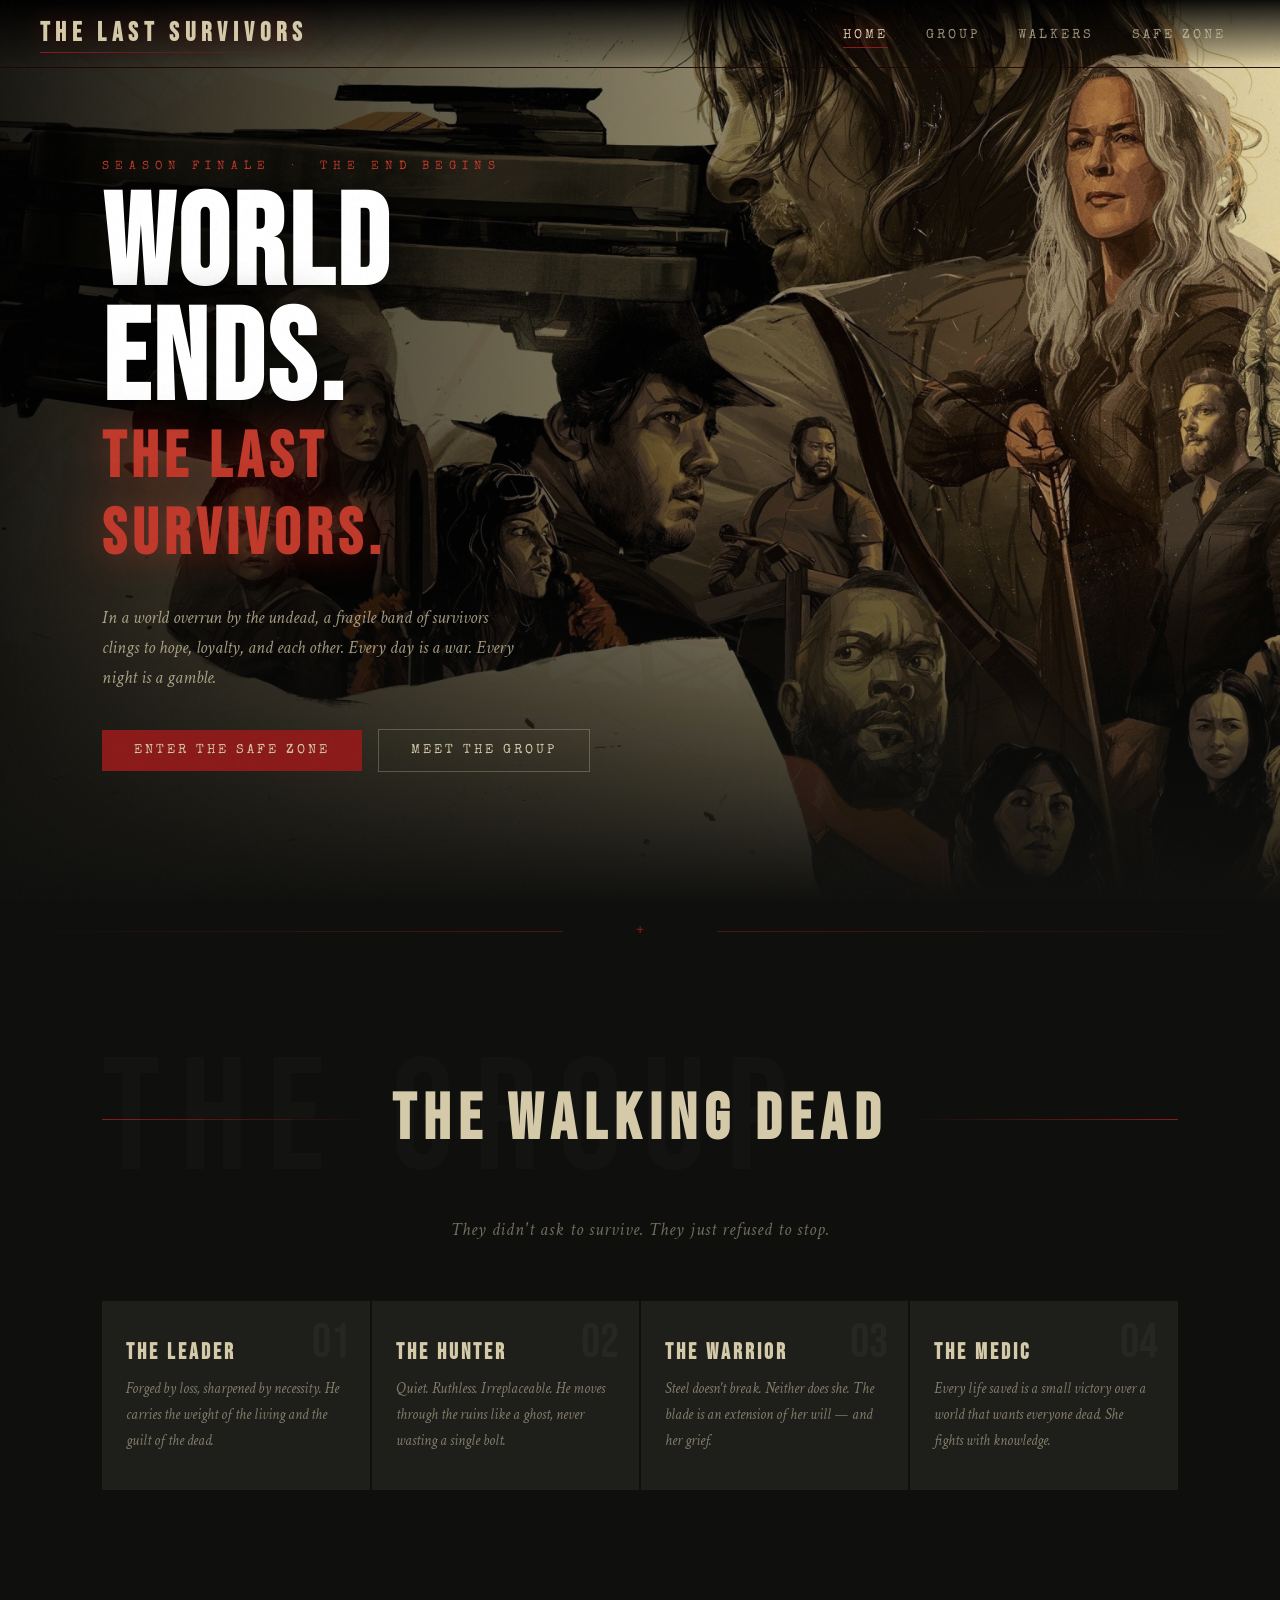
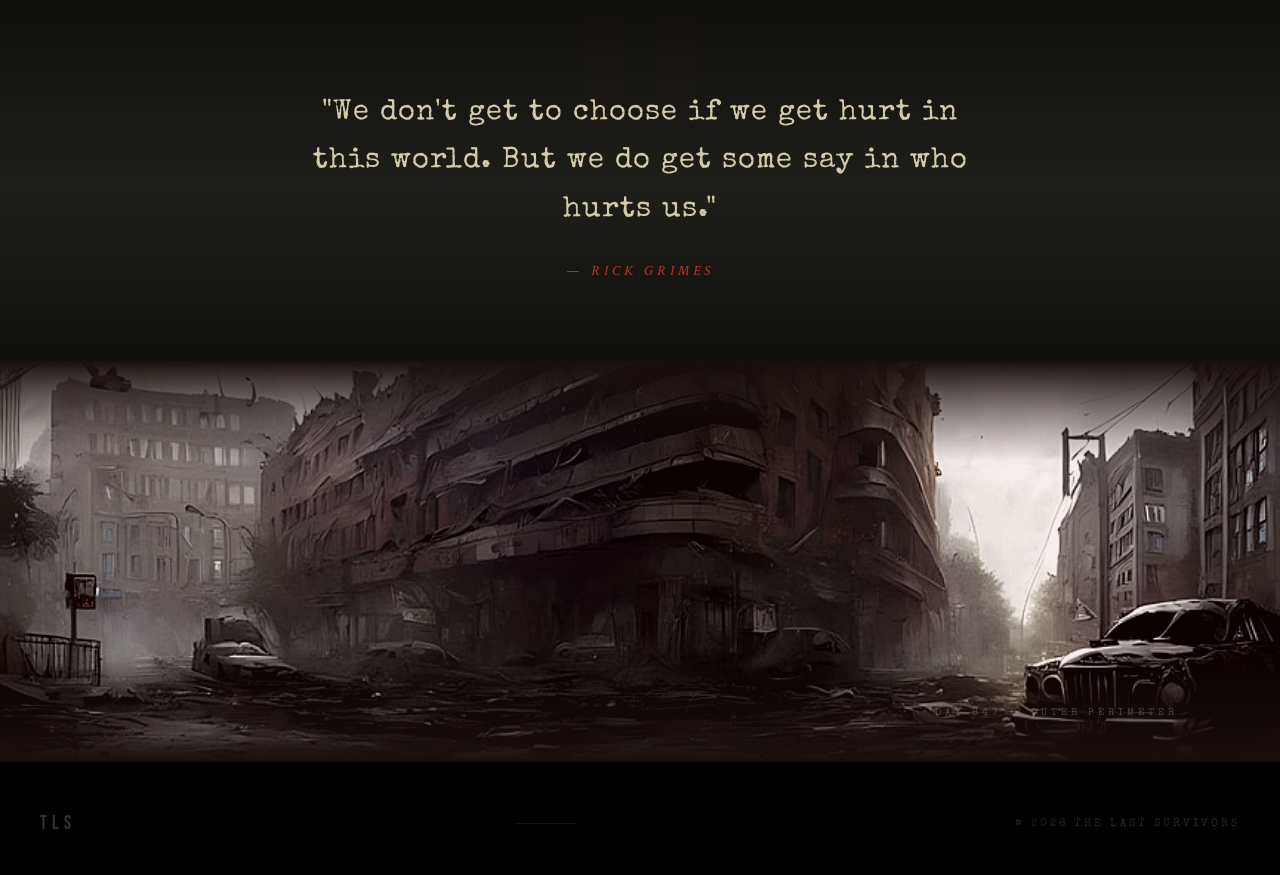
<file: index.html>
<!DOCTYPE html>
<html lang="en">
<head>
<meta charset="UTF-8">
<meta name="viewport" content="width=device-width, initial-scale=1.0">
<title>The Last Survivors — Home</title>
<link rel="stylesheet" href="style.css">
</head>

<body>

<nav>
  <h2 class="logo">THE LAST SURVIVORS</h2>
  <ul>
    <li><a href="index.html" class="active">Home</a></li>
    <li><a href="group.html">Group</a></li>
    <li><a href="walkers.html">Walkers</a></li>
    <li><a href="safezone.html">Safe Zone</a></li>
  </ul>
</nav>

<header class="hero hero-home">
  <article class="overlay">
    <p class="hero-eyebrow">Season Finale &nbsp;·&nbsp; The End Begins</p>
    <h1>WORLD ENDS.</h1>
    <h2>THE LAST SURVIVORS.</h2>
    <p class="hero-desc">In a world overrun by the undead, a fragile band of survivors clings to hope, loyalty, and each other. Every day is a war. Every night is a gamble.</p>
    <section class="btn-group">
      <button onclick="window.location='safezone.html'">Enter the Safe Zone</button>
      <a href="group.html" class="btn-secondary">Meet the Group</a>
    </section>
  </article>
  <aside class="scroll-hint">
    <span class="scroll-line"></span>
    <span>Scroll</span>
  </aside>
</header>

<span class="blood-divider"><span>+</span></span>

<section class="group">
  <header class="section-header">
    <span class="section-line"></span>
    <h1>The Walking Dead</h1>
    <span class="section-line right"></span>
  </header>
  <p class="group-subtitle">They didn't ask to survive. They just refused to stop.</p>

  <section class="cards">
    <article class="card">
      <span class="card-number">01</span>
      <h3>The Leader</h3>
      <p>Forged by loss, sharpened by necessity. He carries the weight of the living and the guilt of the dead.</p>
    </article>
    <article class="card">
      <span class="card-number">02</span>
      <h3>The Hunter</h3>
      <p>Quiet. Ruthless. Irreplaceable. He moves through the ruins like a ghost, never wasting a single bolt.</p>
    </article>
    <article class="card">
      <span class="card-number">03</span>
      <h3>The Warrior</h3>
      <p>Steel doesn't break. Neither does she. The blade is an extension of her will — and her grief.</p>
    </article>
    <article class="card">
      <span class="card-number">04</span>
      <h3>The Medic</h3>
      <p>Every life saved is a small victory over a world that wants everyone dead. She fights with knowledge.</p>
    </article>
  </section>
</section>

<section class="quote-section">
  <blockquote>"We don't get to choose if we get hurt in this world. But we do get some say in who hurts us."</blockquote>
  <cite>— Rick Grimes</cite>
</section>

<!-- 
  BILDE 2 — Atmosfærisk bilde mellom seksjonene
  Legg bildefilen din i samme mappe og bytt ut "images/scene-home.jpg"
  Anbefalt: Et bredt bilde av en postapokalyptisk gate, skog eller ruiner
-->
<section class="scene-img-wrap">
  <img src="images/scene-home.jpg" alt="Post-apocalyptic landscape">
  <aside class="scene-img-caption">
    <span>Day 847 — Outer Perimeter</span>
  </aside>
</section>

<footer>
  <span class="footer-logo">TLS</span>
  <span class="footer-rule"></span>
  <p>© 2026 The Last Survivors</p>
</footer>

</body>
</html>
</file>
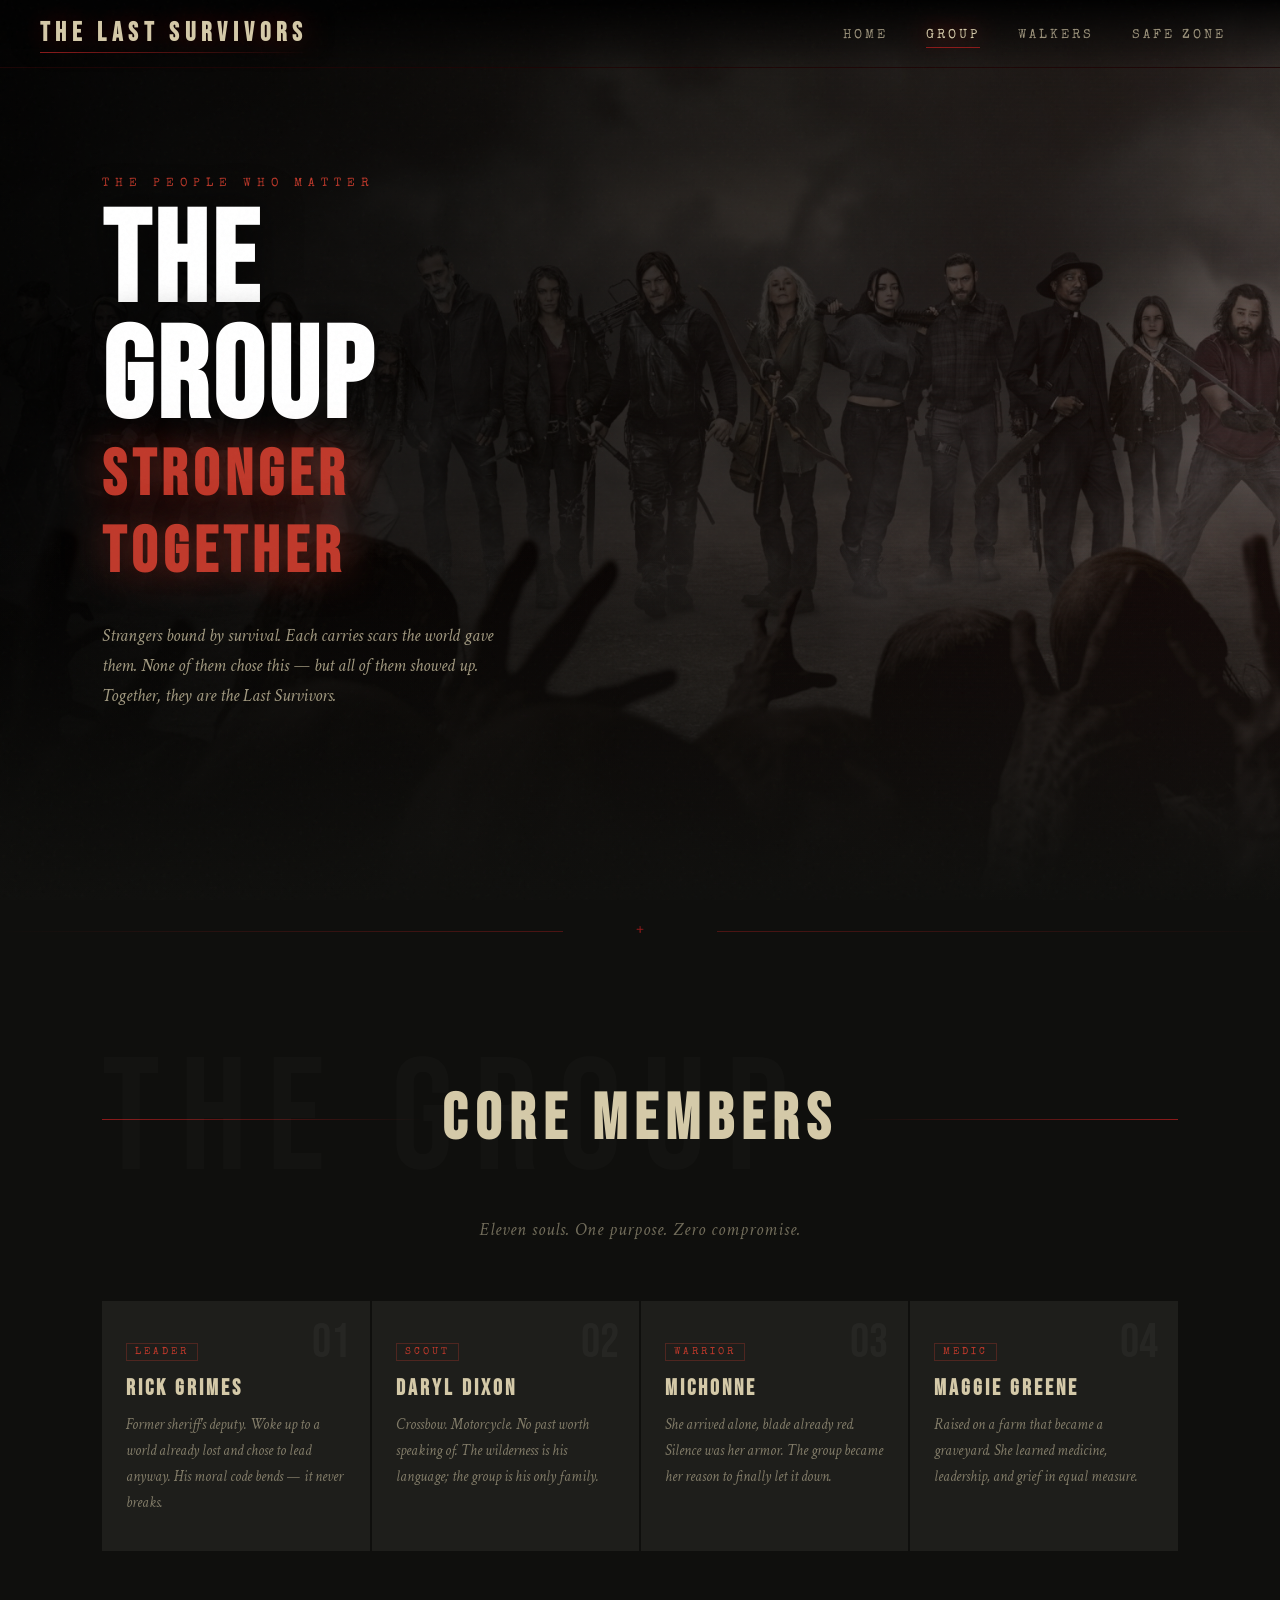
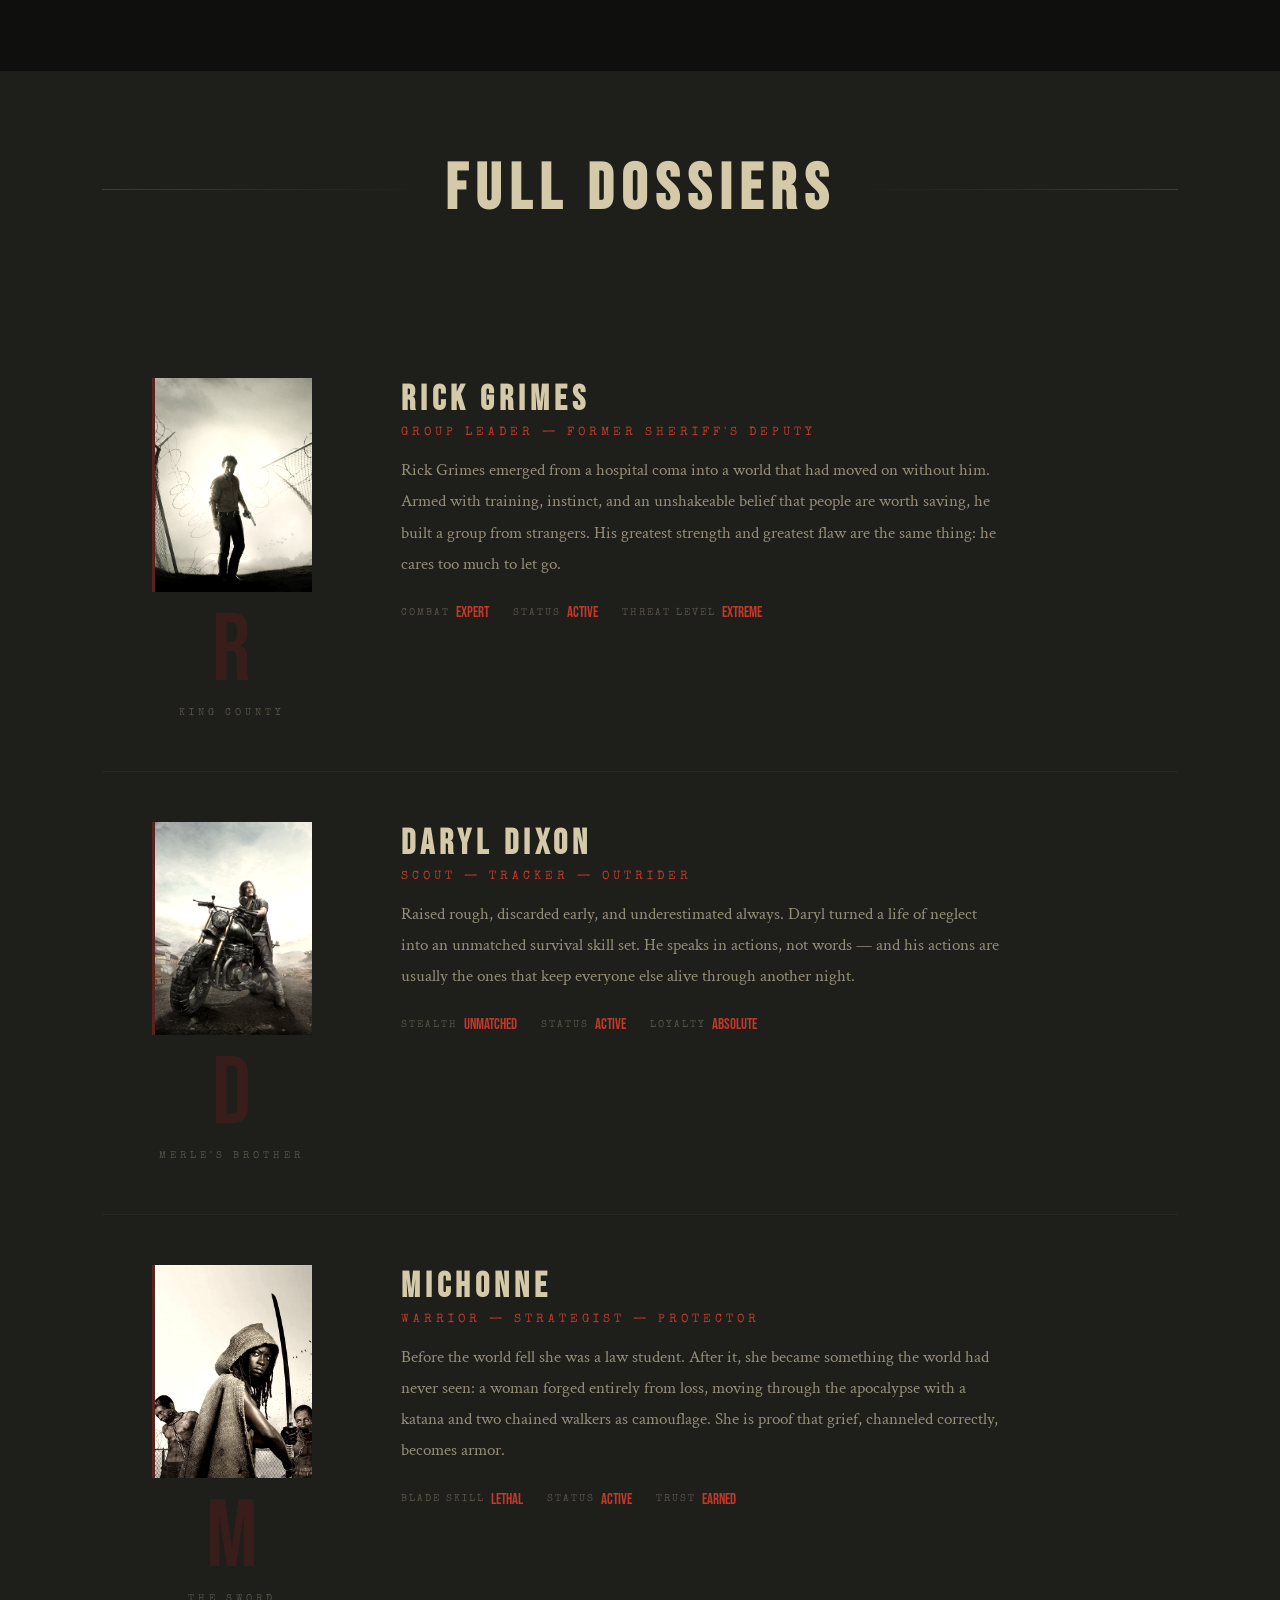
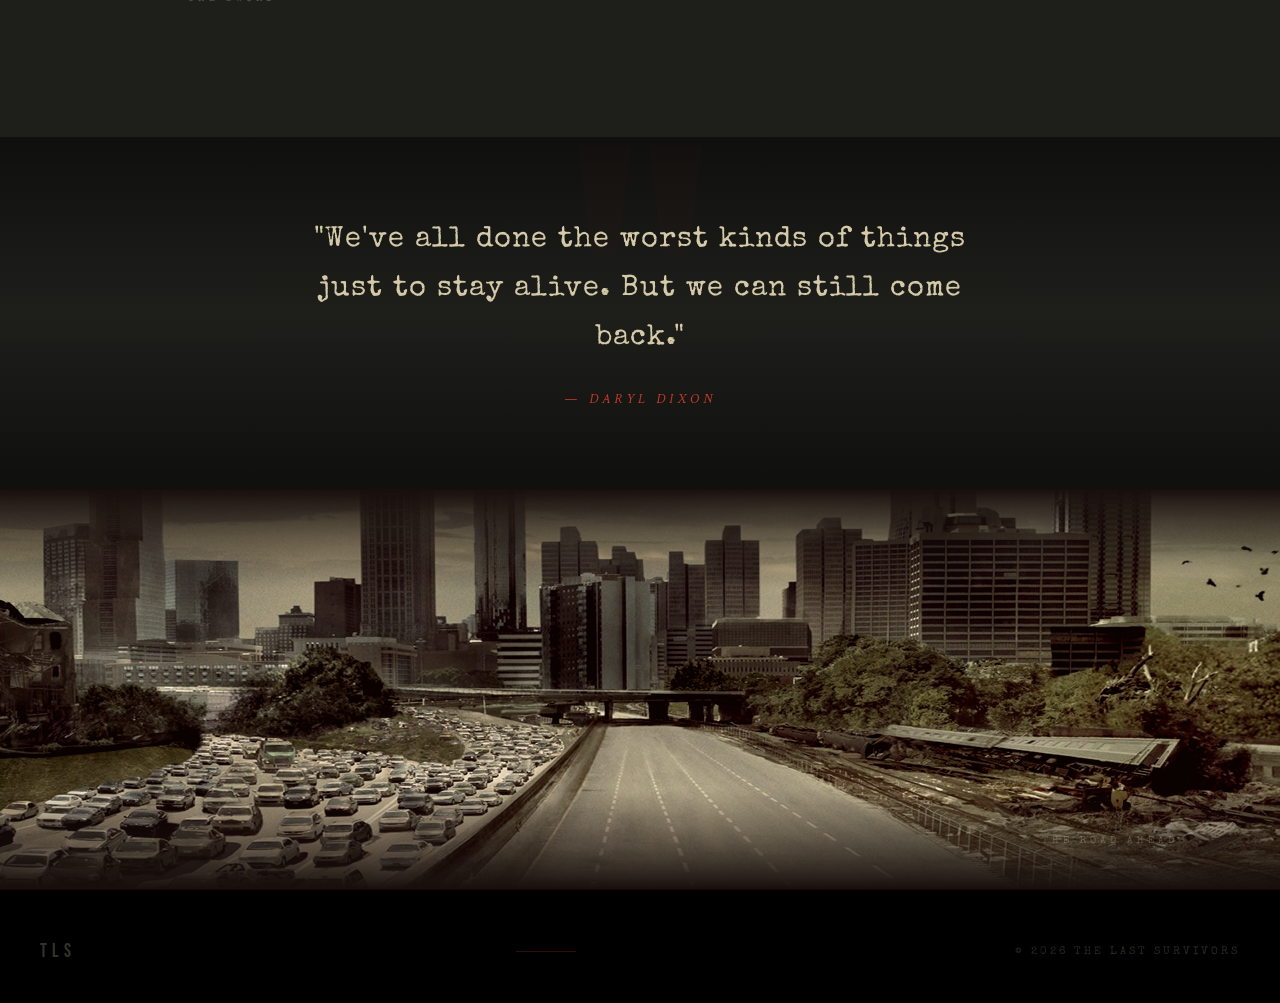
<file: group.html>
<!DOCTYPE html>
<html lang="en">
<head>
<meta charset="UTF-8">
<meta name="viewport" content="width=device-width, initial-scale=1.0">
<title>The Last Survivors — Group</title>
<link rel="stylesheet" href="style.css">
</head>

<body>

<nav>
  <h2 class="logo">THE LAST SURVIVORS</h2>
  <ul>
    <li><a href="index.html">Home</a></li>
    <li><a href="group.html" class="active">Group</a></li>
    <li><a href="walkers.html">Walkers</a></li>
    <li><a href="safezone.html">Safe Zone</a></li>
  </ul>
</nav>

<header class="hero hero-group hero-inner">
  <!-- 
    BILDE 1 — Gruppe-side hero bakgrunn
    Legg bildefilen i samme mappe og bytt ut src.
    Anbefalt: Gruppebilde av overlevende, f.eks. fra TWD sesong 11
  -->
  <img class="hero-img" src="images/hero-group.jpg" alt="The group">
  <article class="overlay">
    <p class="hero-eyebrow">The People Who Matter</p>
    <h1>THE<br>GROUP</h1>
    <h2>STRONGER TOGETHER</h2>
    <p class="hero-desc">Strangers bound by survival. Each carries scars the world gave them. None of them chose this — but all of them showed up. <br>Together, they are the Last Survivors.</p>
  </article>
  <aside class="scroll-hint">
    <span class="scroll-line"></span>
    <span>Scroll</span>
  </aside>
</header>

<span class="blood-divider"><span>+</span></span>

<section class="group">
  <header class="section-header">
    <span class="section-line"></span>
    <h1>Core Members</h1>
    <span class="section-line right"></span>
  </header>
  <p class="group-subtitle">Eleven souls. One purpose. Zero compromise.</p>

  <section class="cards">
    <article class="card">
      <span class="card-number">01</span>
      <span class="card-tag">Leader</span>
      <h3>Rick Grimes</h3>
      <p>Former sheriff's deputy. Woke up to a world already lost and chose to lead anyway. His moral code bends — it never breaks.</p>
    </article>
    <article class="card">
      <span class="card-number">02</span>
      <span class="card-tag">Scout</span>
      <h3>Daryl Dixon</h3>
      <p>Crossbow. Motorcycle. No past worth speaking of. The wilderness is his language; the group is his only family.</p>
    </article>
    <article class="card">
      <span class="card-number">03</span>
      <span class="card-tag">Warrior</span>
      <h3>Michonne</h3>
      <p>She arrived alone, blade already red. Silence was her armor. The group became her reason to finally let it down.</p>
    </article>
    <article class="card">
      <span class="card-number">04</span>
      <span class="card-tag">Medic</span>
      <h3>Maggie Greene</h3>
      <p>Raised on a farm that became a graveyard. She learned medicine, leadership, and grief in equal measure.</p>
    </article>
  </section>
</section>

<section class="profiles">
  <header class="section-header" style="padding: 0 0 40px;">
    <span class="section-line"></span>
    <h2>Full Dossiers</h2>
    <span class="section-line right"></span>
  </header>

  <article class="profile">
    <section class="profile-id">
      <!-- 
        BILDE 2 — Rick Grimes portrett
        Bytt ut src med ditt bilde. Anbefalt: nærbilde av Rick.
      -->
      <img class="profile-portrait" src="images/rick.jpg" alt="Rick Grimes">
      <span class="profile-initial">R</span>
      <span class="profile-codename">King County</span>
    </section>
    <section class="profile-body">
      <h3>Rick Grimes</h3>
      <span class="profile-role">Group Leader — Former Sheriff's Deputy</span>
      <p>Rick Grimes emerged from a hospital coma into a world that had moved on without him. Armed with training, instinct, and an unshakeable belief that people are worth saving, he built a group from strangers. His greatest strength and greatest flaw are the same thing: he cares too much to let go.</p>
      <section>
        <span class="profile-stat">
          <span class="profile-stat-label">Combat</span>
          <span class="profile-stat-val">Expert</span>
        </span>
        <span class="profile-stat">
          <span class="profile-stat-label">Status</span>
          <span class="profile-stat-val">Active</span>
        </span>
        <span class="profile-stat">
          <span class="profile-stat-label">Threat Level</span>
          <span class="profile-stat-val">Extreme</span>
        </span>
      </section>
    </section>
  </article>

  <article class="profile">
    <section class="profile-id">
      <!-- 
        BILDE 3 — Daryl Dixon portrett
        Bytt ut src. Anbefalt: Daryl med crossbow eller motorsykkel.
      -->
      <img class="profile-portrait" src="images/daryl.jpg" alt="Daryl Dixon">
      <span class="profile-initial">D</span>
      <span class="profile-codename">Merle's Brother</span>
    </section>
    <section class="profile-body">
      <h3>Daryl Dixon</h3>
      <span class="profile-role">Scout — Tracker — Outrider</span>
      <p>Raised rough, discarded early, and underestimated always. Daryl turned a life of neglect into an unmatched survival skill set. He speaks in actions, not words — and his actions are usually the ones that keep everyone else alive through another night.</p>
      <section>
        <span class="profile-stat">
          <span class="profile-stat-label">Stealth</span>
          <span class="profile-stat-val">Unmatched</span>
        </span>
        <span class="profile-stat">
          <span class="profile-stat-label">Status</span>
          <span class="profile-stat-val">Active</span>
        </span>
        <span class="profile-stat">
          <span class="profile-stat-label">Loyalty</span>
          <span class="profile-stat-val">Absolute</span>
        </span>
      </section>
    </section>
  </article>

  <article class="profile">
    <section class="profile-id">
      <!-- 
        BILDE 4 — Michonne portrett
        Bytt ut src. Anbefalt: Michonne med katana.
      -->
      <img class="profile-portrait" src="images/michonne.jpg" alt="Michonne">
      <span class="profile-initial">M</span>
      <span class="profile-codename">The Sword</span>
    </section>
    <section class="profile-body">
      <h3>Michonne</h3>
      <span class="profile-role">Warrior — Strategist — Protector</span>
      <p>Before the world fell she was a law student. After it, she became something the world had never seen: a woman forged entirely from loss, moving through the apocalypse with a katana and two chained walkers as camouflage. She is proof that grief, channeled correctly, becomes armor.</p>
      <section>
        <span class="profile-stat">
          <span class="profile-stat-label">Blade Skill</span>
          <span class="profile-stat-val">Lethal</span>
        </span>
        <span class="profile-stat">
          <span class="profile-stat-label">Status</span>
          <span class="profile-stat-val">Active</span>
        </span>
        <span class="profile-stat">
          <span class="profile-stat-label">Trust</span>
          <span class="profile-stat-val">Earned</span>
        </span>
      </section>
    </section>
  </article>
</section>

<section class="quote-section">
  <blockquote>"We've all done the worst kinds of things just to stay alive. But we can still come back."</blockquote>
  <cite>— Daryl Dixon</cite>
</section>

<!-- 
  BILDE 5 — Atmosfærisk scenebilde (Group-siden)
  Bytt ut src. Anbefalt: Gruppen på vei gjennom ruiner eller en ødemark.
-->
<section class="scene-img-wrap">
  <img src="images/scene-group.jpg" alt="Survivors on the road">
  <aside class="scene-img-caption">
    <span>The Road Ahead</span>
  </aside>
</section>

<footer>
  <span class="footer-logo">TLS</span>
  <span class="footer-rule"></span>
  <p>© 2026 The Last Survivors</p>
</footer>

</body>
</html>
</file>
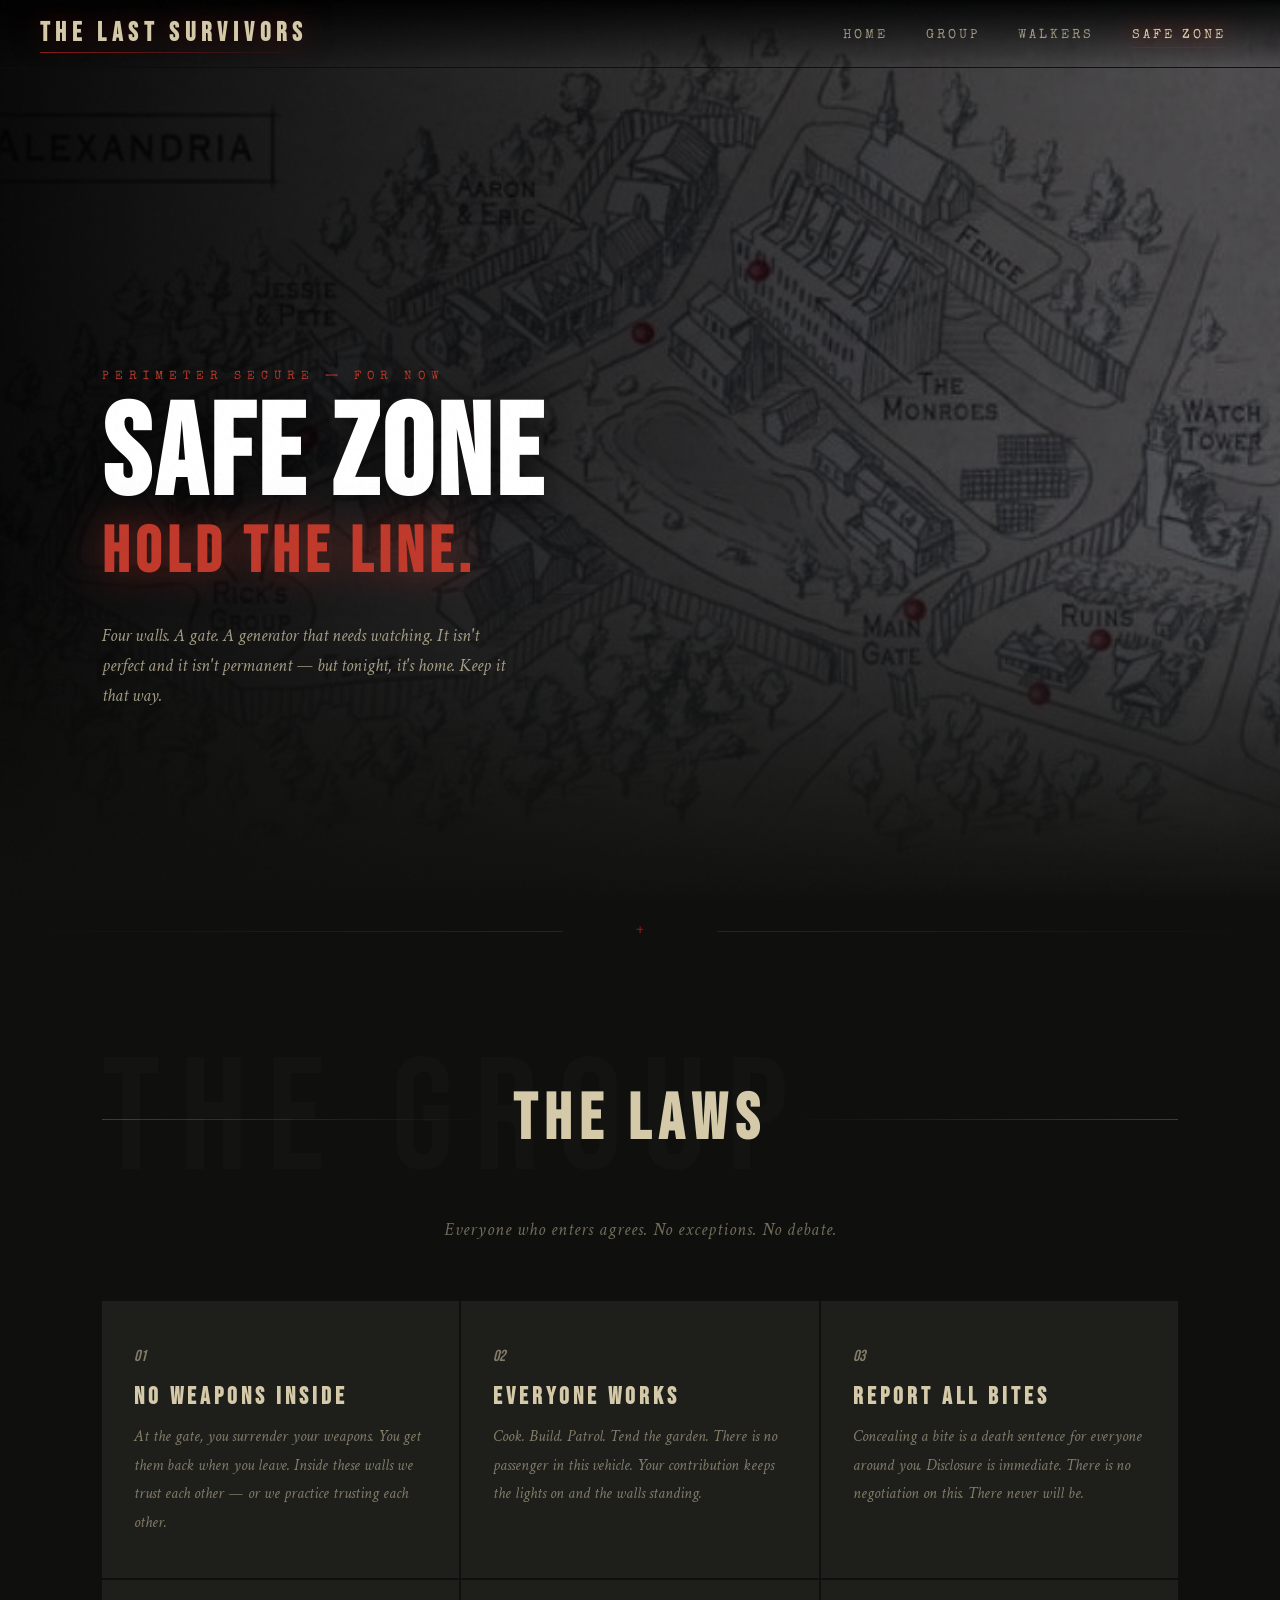
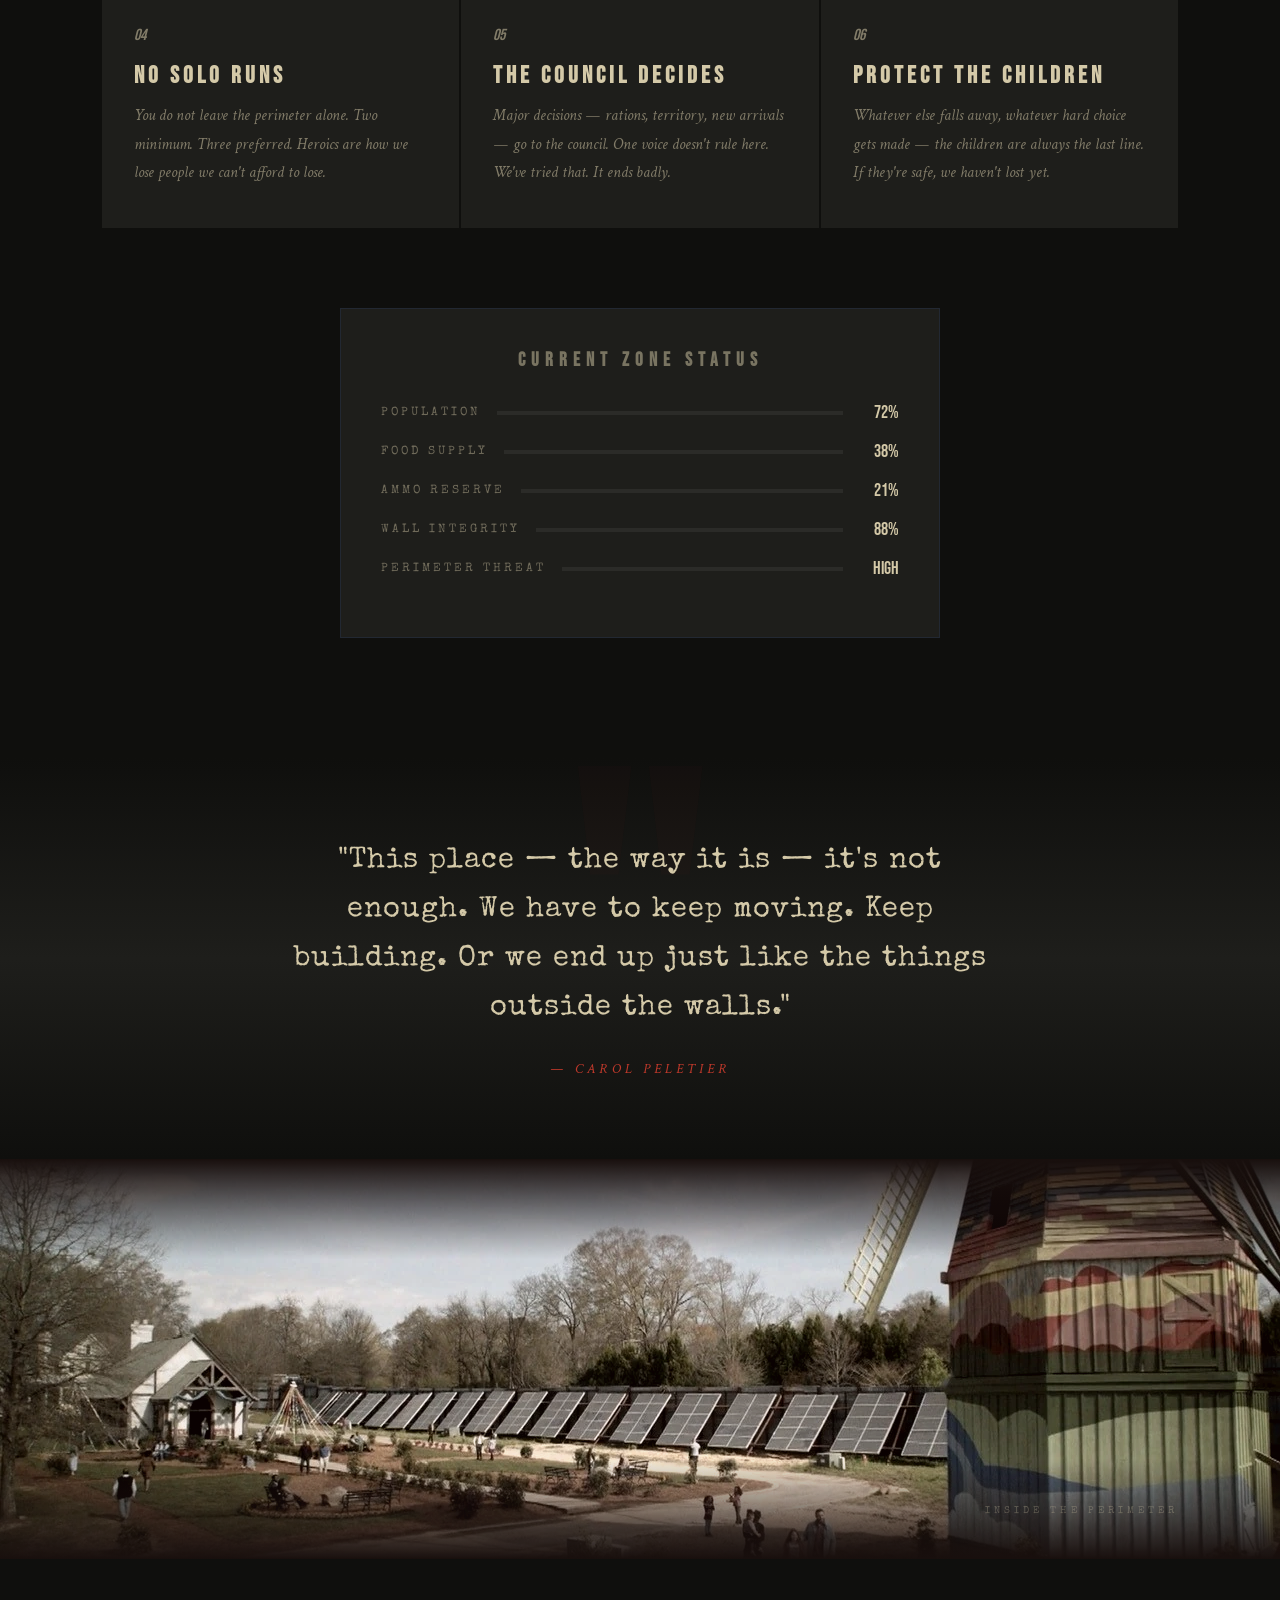
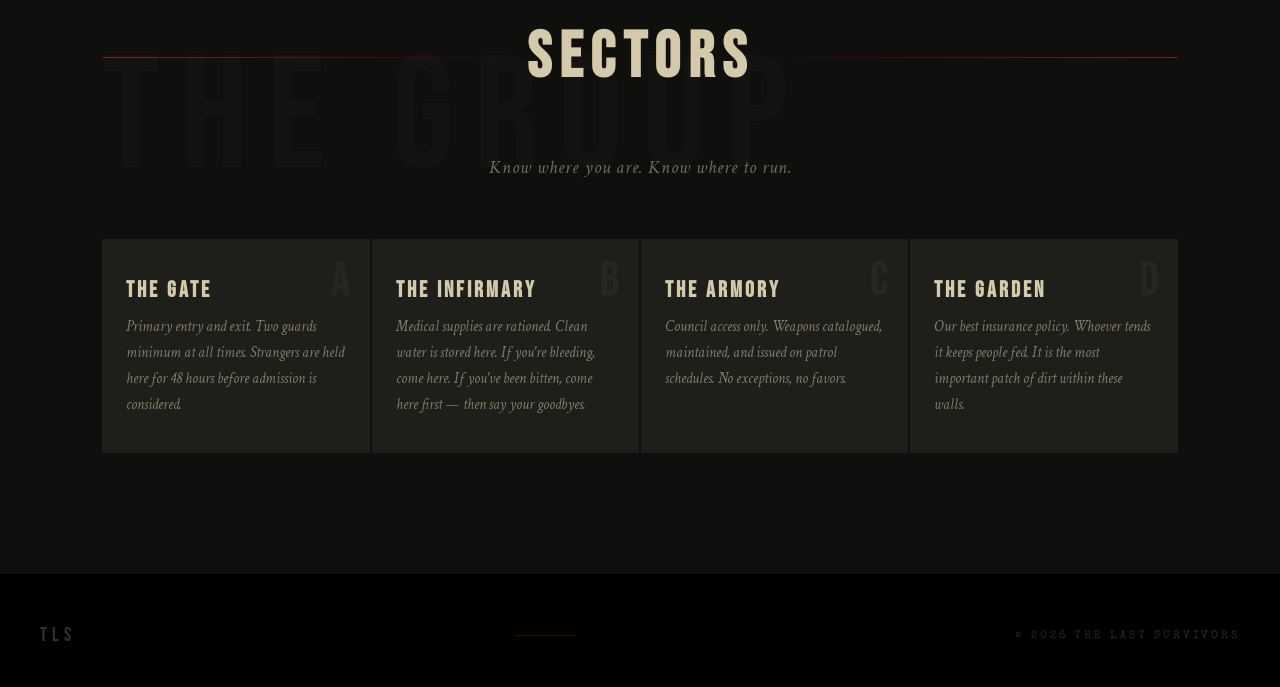
<file: safezone.html>
<!DOCTYPE html>
<html lang="en">
<head>
<meta charset="UTF-8">
<meta name="viewport" content="width=device-width, initial-scale=1.0">
<title>The Last Survivors — Safe Zone</title>
<link rel="stylesheet" href="style.css">
</head>

<body>

<nav>
  <h2 class="logo">THE LAST SURVIVORS</h2>
  <ul>
    <li><a href="index.html">Home</a></li>
    <li><a href="group.html">Group</a></li>
    <li><a href="walkers.html">Walkers</a></li>
    <li><a href="safezone.html" class="active">Safe Zone</a></li>
  </ul>
</nav>

<header class="hero hero-safezone hero-inner">
  <!-- 
    BILDE 1 — Safe Zone hero bakgrunn
    Bytt ut src. Anbefalt: Bilde av en festning, mur, eller trygt område innenfra.
  -->
  <img class="hero-img" src="images/hero-safezone.jpg" alt="The Safe Zone">
  <article class="overlay">
    <p class="hero-eyebrow">Perimeter Secure — For Now</p>
    <h1>SAFE ZONE</h1>
    <h2>HOLD THE LINE.</h2>
    <p class="hero-desc">Four walls. A gate. A generator that needs watching. It isn't perfect and it isn't permanent — but tonight, it's home. Keep it that way.</p>
  </article>
  <aside class="scroll-hint">
    <span class="scroll-line"></span>
    <span>Scroll</span>
  </aside>
</header>

<span class="blood-divider"><span>+</span></span>

<section class="group">
  <header class="section-header">
    <span class="section-line"></span>
    <h1>The Laws</h1>
    <span class="section-line right"></span>
  </header>
  <p class="group-subtitle">Everyone who enters agrees. No exceptions. No debate.</p>

  <section class="rules-grid">

    <article class="rule-card">
      <p class="rule-number">01</p>
      <h3>No Weapons Inside</h3>
      <p>At the gate, you surrender your weapons. You get them back when you leave. Inside these walls we trust each other — or we practice trusting each other.</p>
    </article>

    <article class="rule-card">
      <p class="rule-number">02</p>
      <h3>Everyone Works</h3>
      <p>Cook. Build. Patrol. Tend the garden. There is no passenger in this vehicle. Your contribution keeps the lights on and the walls standing.</p>
    </article>

    <article class="rule-card">
      <p class="rule-number">03</p>
      <h3>Report All Bites</h3>
      <p>Concealing a bite is a death sentence for everyone around you. Disclosure is immediate. There is no negotiation on this. There never will be.</p>
    </article>

    <article class="rule-card">
      <p class="rule-number">04</p>
      <h3>No Solo Runs</h3>
      <p>You do not leave the perimeter alone. Two minimum. Three preferred. Heroics are how we lose people we can't afford to lose.</p>
    </article>

    <article class="rule-card">
      <p class="rule-number">05</p>
      <h3>The Council Decides</h3>
      <p>Major decisions — rations, territory, new arrivals — go to the council. One voice doesn't rule here. We've tried that. It ends badly.</p>
    </article>

    <article class="rule-card">
      <p class="rule-number">06</p>
      <h3>Protect the Children</h3>
      <p>Whatever else falls away, whatever hard choice gets made — the children are always the last line. If they're safe, we haven't lost yet.</p>
    </article>

  </section>

  <article class="status-bar">
    <h3>Current Zone Status</h3>
    <section class="stat-row">
      <span class="stat-label">Population</span>
      <span class="stat-track"><span class="stat-fill good" style="width: 72%"></span></span>
      <span class="stat-value">72%</span>
    </section>
    <section class="stat-row">
      <span class="stat-label">Food Supply</span>
      <span class="stat-track"><span class="stat-fill warn" style="width: 38%"></span></span>
      <span class="stat-value">38%</span>
    </section>
    <section class="stat-row">
      <span class="stat-label">Ammo Reserve</span>
      <span class="stat-track"><span class="stat-fill danger" style="width: 21%"></span></span>
      <span class="stat-value">21%</span>
    </section>
    <section class="stat-row">
      <span class="stat-label">Wall Integrity</span>
      <span class="stat-track"><span class="stat-fill good" style="width: 88%"></span></span>
      <span class="stat-value">88%</span>
    </section>
    <section class="stat-row">
      <span class="stat-label">Perimeter Threat</span>
      <span class="stat-track"><span class="stat-fill danger" style="width: 60%"></span></span>
      <span class="stat-value">High</span>
    </section>
  </article>

</section>

<section class="quote-section">
  <blockquote>"This place — the way it is — it's not enough. We have to keep moving. Keep building. Or we end up just like the things outside the walls."</blockquote>
  <cite>— Carol Peletier</cite>
</section>

<!-- 
  BILDE 2 — Atmosfærisk scenebilde (Safe Zone-siden)
  Bytt ut src. Anbefalt: Indre av en base, vakter ved porten, eller kveldsstemning innenfor murene.
-->
<section class="scene-img-wrap">
  <img src="images/scene-safezone.jpg" alt="Inside the safe zone">
  <aside class="scene-img-caption">
    <span>Inside the Perimeter</span>
  </aside>
</section>

<section class="group" style="padding-top: 60px;">
  <header class="section-header">
    <span class="section-line"></span>
    <h1>Sectors</h1>
    <span class="section-line right"></span>
  </header>
  <p class="group-subtitle">Know where you are. Know where to run.</p>

  <section class="cards">
    <article class="card">
      <span class="card-number">A</span>
      <h3>The Gate</h3>
      <p>Primary entry and exit. Two guards minimum at all times. Strangers are held here for 48 hours before admission is considered.</p>
    </article>
    <article class="card">
      <span class="card-number">B</span>
      <h3>The Infirmary</h3>
      <p>Medical supplies are rationed. Clean water is stored here. If you're bleeding, come here. If you've been bitten, come here first — then say your goodbyes.</p>
    </article>
    <article class="card">
      <span class="card-number">C</span>
      <h3>The Armory</h3>
      <p>Council access only. Weapons catalogued, maintained, and issued on patrol schedules. No exceptions, no favors.</p>
    </article>
    <article class="card">
      <span class="card-number">D</span>
      <h3>The Garden</h3>
      <p>Our best insurance policy. Whoever tends it keeps people fed. It is the most important patch of dirt within these walls.</p>
    </article>
  </section>
</section>

<footer>
  <span class="footer-logo">TLS</span>
  <span class="footer-rule"></span>
  <p>© 2026 The Last Survivors</p>
</footer>

</body>
</html>
</file>
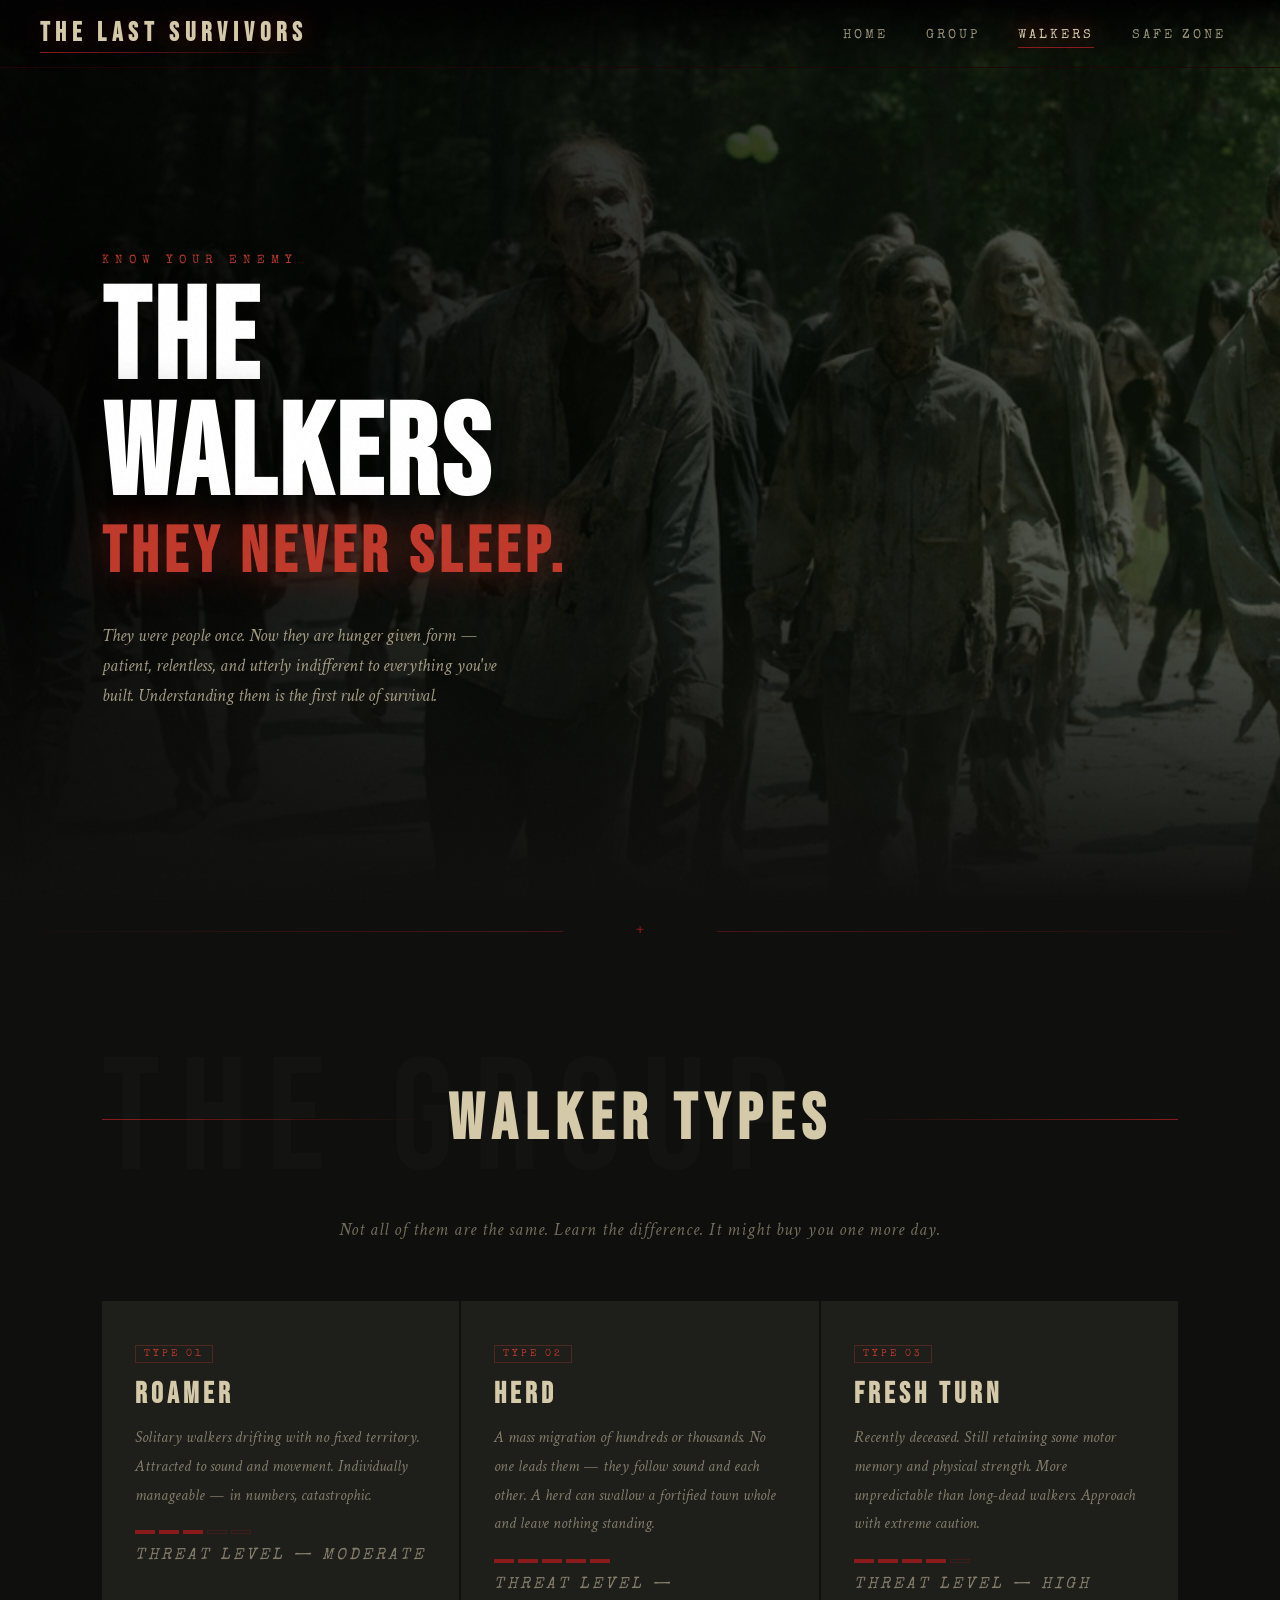
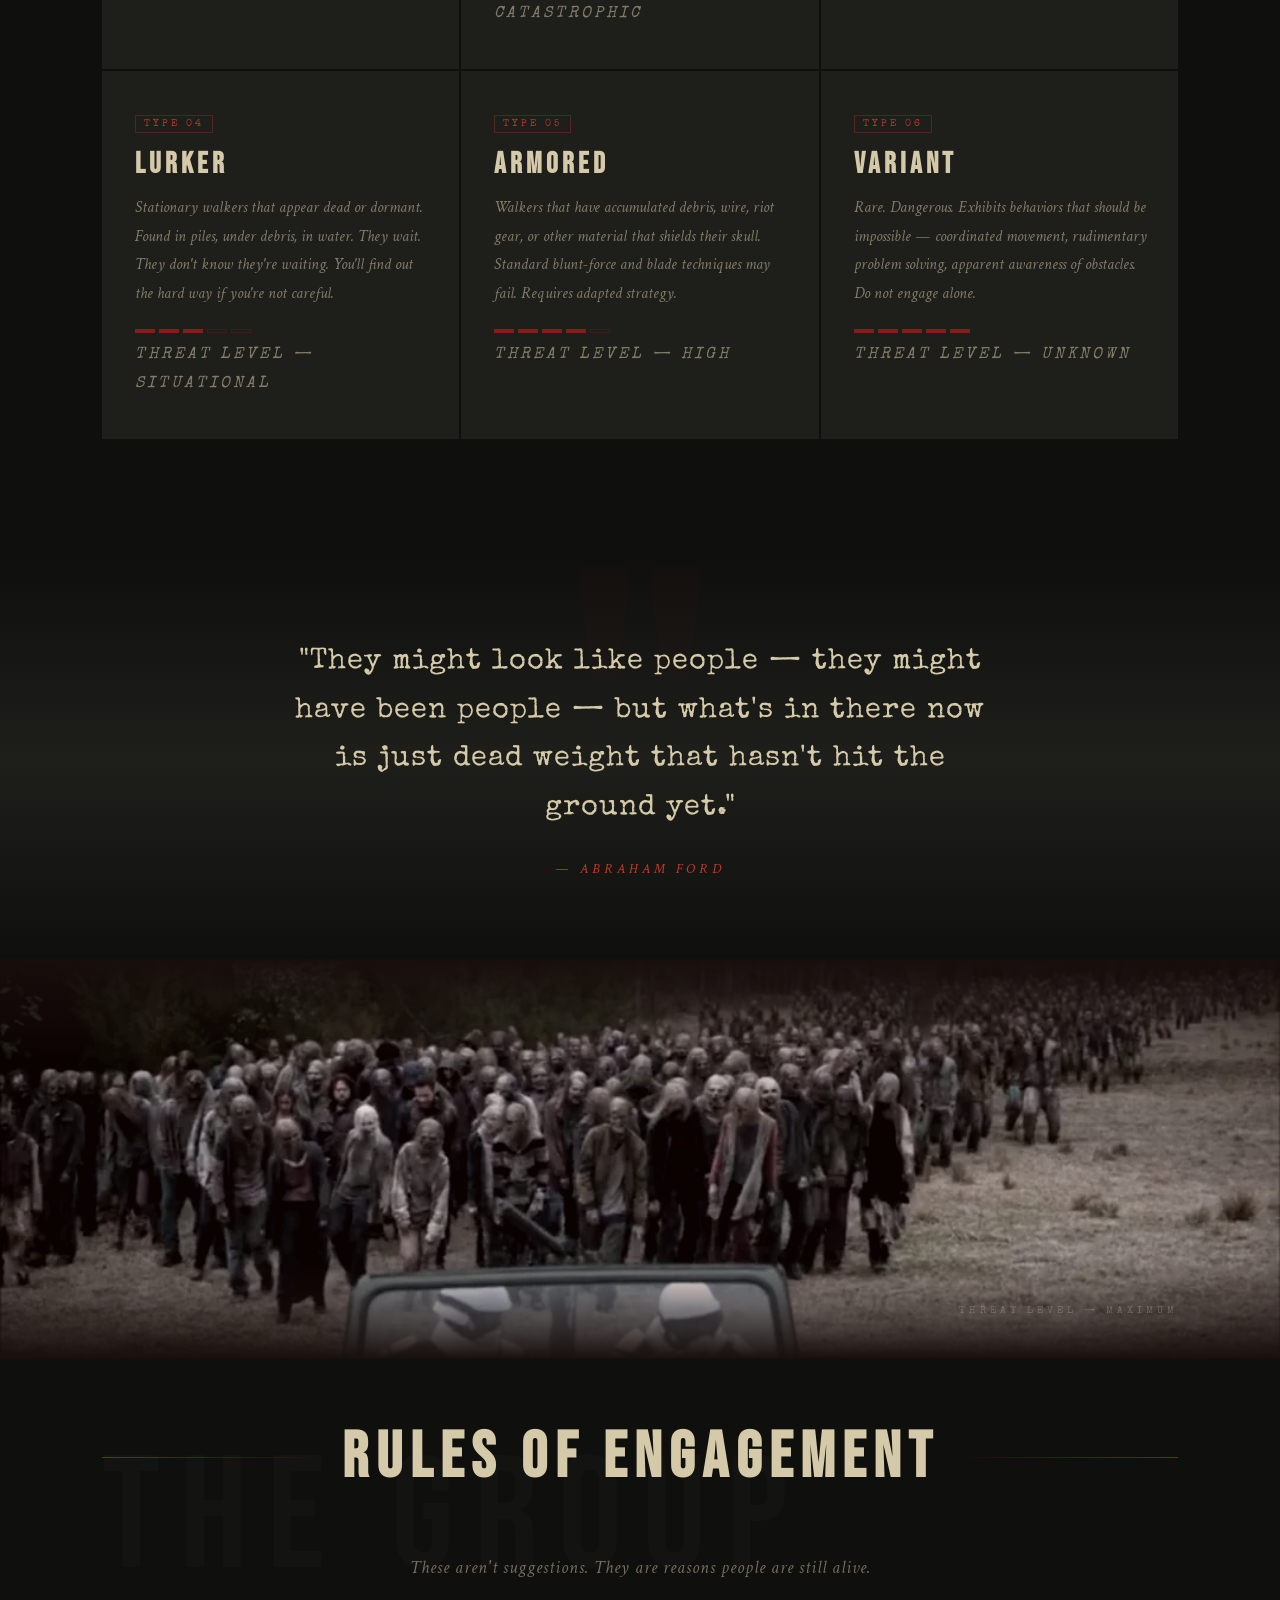
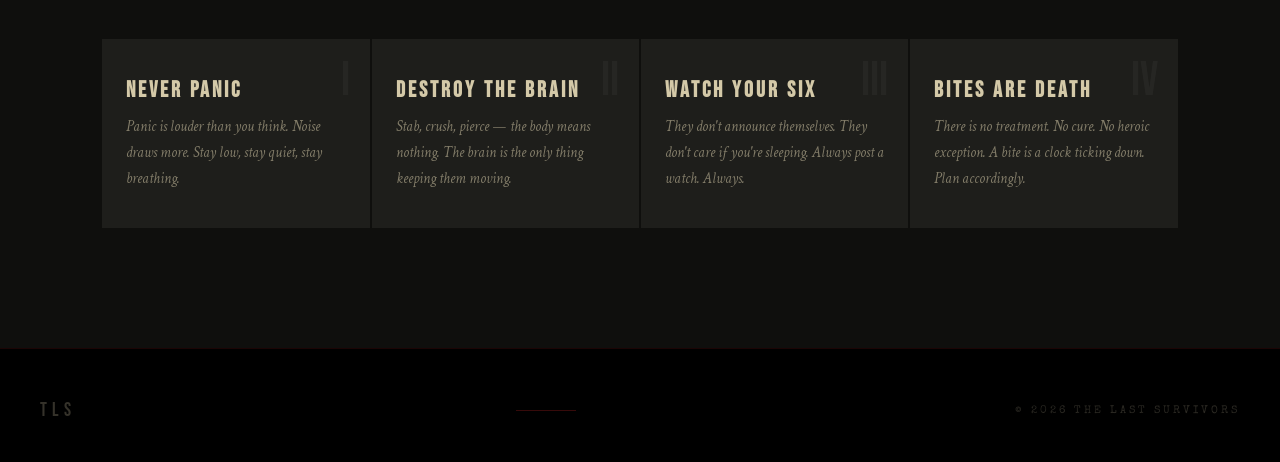
<file: walkers.html>
<!DOCTYPE html>
<html lang="en">
<head>
<meta charset="UTF-8">
<meta name="viewport" content="width=device-width, initial-scale=1.0">
<title>The Last Survivors — Walkers</title>
<link rel="stylesheet" href="style.css">
</head>

<body>

<nav>
  <h2 class="logo">THE LAST SURVIVORS</h2>
  <ul>
    <li><a href="index.html">Home</a></li>
    <li><a href="group.html">Group</a></li>
    <li><a href="walkers.html" class="active">Walkers</a></li>
    <li><a href="safezone.html">Safe Zone</a></li>
  </ul>
</nav>

<header class="hero hero-walkers hero-inner">
  <!-- 
    BILDE 1 — Walkers-side hero bakgrunn
    Bytt ut src. Anbefalt: Dystert walkerbilde, horde eller nærbilde av en walker.
  -->
  <img class="hero-img" src="images/hero-walkers.jpg" alt="Walkers">
  <article class="overlay">
    <p class="hero-eyebrow">Know Your Enemy</p>
    <h1>THE<br>WALKERS</h1>
    <h2>THEY NEVER SLEEP.</h2>
    <p class="hero-desc">They were people once. Now they are hunger given form — patient, relentless, and utterly indifferent to everything you've built. Understanding them is the first rule of survival.</p>
  </article>
  <aside class="scroll-hint">
    <span class="scroll-line"></span>
    <span>Scroll</span>
  </aside>
</header>

<span class="blood-divider"><span>+</span></span>

<section class="group">
  <header id="header123123"class="section-header">
    <span class="section-line"></span>
    <h1>Walker Types</h1>
    <span class="section-line right"></span>
  </header>
  <p class="group-subtitle">Not all of them are the same. Learn the difference. It might buy you one more day.</p>

  <section class="threat-grid">

    <article class="threat-card">
      <span class="card-tag">Type 01</span>
      <h3>Roamer</h3>
      <p>Solitary walkers drifting with no fixed territory. Attracted to sound and movement. Individually manageable — in numbers, catastrophic.</p>
      <section class="threat-level">
        <span class="threat-pip filled"></span>
        <span class="threat-pip filled"></span>
        <span class="threat-pip filled"></span>
        <span class="threat-pip"></span>
        <span class="threat-pip"></span>
      </section>
      <p class="threat-label">Threat Level — Moderate</p>
    </article>

    <article class="threat-card">
      <span class="card-tag">Type 02</span>
      <h3>Herd</h3>
      <p>A mass migration of hundreds or thousands. No one leads them — they follow sound and each other. A herd can swallow a fortified town whole and leave nothing standing.</p>
      <section class="threat-level">
        <span class="threat-pip filled"></span>
        <span class="threat-pip filled"></span>
        <span class="threat-pip filled"></span>
        <span class="threat-pip filled"></span>
        <span class="threat-pip filled"></span>
      </section>
      <p class="threat-label">Threat Level — Catastrophic</p>
    </article>

    <article class="threat-card">
      <span class="card-tag">Type 03</span>
      <h3>Fresh Turn</h3>
      <p>Recently deceased. Still retaining some motor memory and physical strength. More unpredictable than long-dead walkers. Approach with extreme caution.</p>
      <section class="threat-level">
        <span class="threat-pip filled"></span>
        <span class="threat-pip filled"></span>
        <span class="threat-pip filled"></span>
        <span class="threat-pip filled"></span>
        <span class="threat-pip"></span>
      </section>
      <p class="threat-label">Threat Level — High</p>
    </article>

    <article class="threat-card">
      <span class="card-tag">Type 04</span>
      <h3>Lurker</h3>
      <p>Stationary walkers that appear dead or dormant. Found in piles, under debris, in water. They wait. They don't know they're waiting. You'll find out the hard way if you're not careful.</p>
      <section class="threat-level">
        <span class="threat-pip filled"></span>
        <span class="threat-pip filled"></span>
        <span class="threat-pip filled"></span>
        <span class="threat-pip"></span>
        <span class="threat-pip"></span>
      </section>
      <p class="threat-label">Threat Level — Situational</p>
    </article>

    <article class="threat-card">
      <span class="card-tag">Type 05</span>
      <h3>Armored</h3>
      <p>Walkers that have accumulated debris, wire, riot gear, or other material that shields their skull. Standard blunt-force and blade techniques may fail. Requires adapted strategy.</p>
      <section class="threat-level">
        <span class="threat-pip filled"></span>
        <span class="threat-pip filled"></span>
        <span class="threat-pip filled"></span>
        <span class="threat-pip filled"></span>
        <span class="threat-pip"></span>
      </section>
      <p class="threat-label">Threat Level — High</p>
    </article>

    <article class="threat-card">
      <span class="card-tag">Type 06</span>
      <h3>Variant</h3>
      <p>Rare. Dangerous. Exhibits behaviors that should be impossible — coordinated movement, rudimentary problem solving, apparent awareness of obstacles. Do not engage alone.</p>
      <section class="threat-level">
        <span class="threat-pip filled"></span>
        <span class="threat-pip filled"></span>
        <span class="threat-pip filled"></span>
        <span class="threat-pip filled"></span>
        <span class="threat-pip filled"></span>
      </section>
      <p class="threat-label">Threat Level — Unknown</p>
    </article>

  </section>
</section>

<section class="quote-section">
  <blockquote>"They might look like people — they might have been people — but what's in there now is just dead weight that hasn't hit the ground yet."</blockquote>
  <cite>— Abraham Ford</cite>
</section>

<!-- 
  BILDE 2 — Atmosfærisk scenebilde (Walkers-siden)
  Bytt ut src. Anbefalt: Walker-horde i tåke, gate fylt med walkers o.l.
-->
<section class="scene-img-wrap">
  <img src="images/scene-walkers.jpg" alt="Walker horde">
  <aside class="scene-img-caption">
    <span>Threat Level — Maximum</span>
  </aside>
</section>

<section class="group" style="padding-top: 60px;">
  <header class="section-header">
    <span class="section-line"></span>
    <h1>Rules of Engagement</h1>
    <span class="section-line right"></span>
  </header>
  <p class="group-subtitle">These aren't suggestions. They are reasons people are still alive.</p>

  <section class="cards">
    <article class="card">
      <span class="card-number">I</span>
      <h3>Never Panic</h3>
      <p>Panic is louder than you think. Noise draws more. Stay low, stay quiet, stay breathing.</p>
    </article>
    <article class="card">
      <span class="card-number">II</span>
      <h3>Destroy the Brain</h3>
      <p>Stab, crush, pierce — the body means nothing. The brain is the only thing keeping them moving.</p>
    </article>
    <article class="card">
      <span class="card-number">III</span>
      <h3>Watch Your Six</h3>
      <p>They don't announce themselves. They don't care if you're sleeping. Always post a watch. Always.</p>
    </article>
    <article class="card">
      <span class="card-number">IV</span>
      <h3>Bites Are Death</h3>
      <p>There is no treatment. No cure. No heroic exception. A bite is a clock ticking down. Plan accordingly.</p>
    </article>
  </section>
</section>

<footer>
  <span class="footer-logo">TLS</span>
  <span class="footer-rule"></span>
  <p>© 2026 The Last Survivors</p>
</footer>

</body>
</html>
</file>
<file: style.css>
@import url('https://fonts.googleapis.com/css2?family=Bebas+Neue&family=Special+Elite&family=Crimson+Text:ital,wght@0,400;0,600;1,400&display=swap');

:root {
  --blood: #8b1a1a;
  --blood-bright: #c0392b;
  --ash: #0f0f0d;
  --smoke: #1e1e1b;
  --bone: #d4c9a8;
  --fog: rgba(200, 190, 160, 0.05);
}

* {
  margin: 0;
  padding: 0;
  box-sizing: border-box;
}

html {
  scroll-behavior: smooth;
}

body {
  background-color: var(--ash);
  color: var(--bone);
  font-family: 'Crimson Text', serif;
  cursor: crosshair;
  overflow-x: hidden;
}

body::before {
  content: '';
  position: fixed;
  inset: 0;
  background-image: url("data:image/svg+xml,%3Csvg viewBox='0 0 256 256' xmlns='http://www.w3.org/2000/svg'%3E%3Cfilter id='noise'%3E%3CfeTurbulence type='fractalNoise' baseFrequency='0.9' numOctaves='4' stitchTiles='stitch'/%3E%3C/filter%3E%3Crect width='100%25' height='100%25' filter='url(%23noise)' opacity='0.04'/%3E%3C/svg%3E");
  pointer-events: none;
  z-index: 9999;
  opacity: 0.5;
}

/* ── NAVBAR ── */
nav {
  position: fixed;
  width: 100%;
  padding: 18px 40px;
  background: linear-gradient(to bottom, rgba(0,0,0,0.95), transparent);
  display: flex;
  justify-content: space-between;
  align-items: center;
  z-index: 1000;
  border-bottom: 1px solid rgba(139,26,26,0.2);
}

.logo {
  font-family: 'Bebas Neue', sans-serif;
  font-size: 1.6rem;
  letter-spacing: 6px;
  color: var(--bone);
  text-shadow: 0 0 30px rgba(139,26,26,0.6);
  position: relative;
  text-decoration: none;
}

.logo::after {
  content: '';
  position: absolute;
  bottom: -4px;
  left: 0;
  width: 100%;
  height: 1px;
  background: linear-gradient(to right, var(--blood), transparent);
}

nav ul {
  list-style: none;
  display: flex;
  gap: 10px;
}

nav a {
  text-decoration: none;
  color: rgba(212, 201, 168, 0.7);
  font-family: 'Special Elite', cursive;
  font-size: 0.8rem;
  letter-spacing: 3px;
  text-transform: uppercase;
  padding: 6px 14px;
  transition: color 0.3s, text-shadow 0.3s;
  position: relative;
}

nav a:hover,
nav a.active {
  color: var(--bone);
  text-shadow: 0 0 20px var(--blood-bright);
}

nav a::after {
  content: '';
  position: absolute;
  bottom: 0;
  left: 14px;
  right: 14px;
  height: 1px;
  background: var(--blood);
  transform: scaleX(0);
  transition: transform 0.3s ease;
}

nav a:hover::after,
nav a.active::after {
  transform: scaleX(1);
}

/* ── HERO BASE ── */
.hero {
  height: 100vh;
  display: flex;
  justify-content: flex-start;
  align-items: flex-end;
  position: relative;
  overflow: hidden;
  background-color: #0f0f0d;
  background-position: center;
  background-size: cover;
  background-repeat: no-repeat;
}

/* HOME — uses the uploaded poster */
.hero-home {
  background-image: url("wallpapersden.com_the-walking-dead-4k-poster_2560x1080.jpg");
}

/* GROUP page hero — dark forest */
.hero-group {
  background-image:
    linear-gradient(120deg, rgba(20,10,5,0.85) 0%, rgba(139,26,26,0.15) 100%),
    repeating-linear-gradient(
      0deg,
      transparent,
      transparent 2px,
      rgba(139,26,26,0.03) 2px,
      rgba(139,26,26,0.03) 4px
    );
  background-color: #12100e;
}

/* WALKERS page hero — sickly green tint */
.hero-walkers {
  background-image:
    linear-gradient(135deg, rgba(5,15,5,0.97) 0%, rgba(30,50,20,0.5) 100%),
    repeating-linear-gradient(
      45deg,
      transparent,
      transparent 3px,
      rgba(40,80,20,0.04) 3px,
      rgba(40,80,20,0.04) 6px
    );
  background-color: #0a0f08;
}

/* SAFE ZONE page hero — cold blue-grey */
.hero-safezone {
  background-image:
    linear-gradient(160deg, rgba(5,10,20,0.97) 0%, rgba(20,30,50,0.6) 100%),
    repeating-linear-gradient(
      90deg,
      transparent,
      transparent 4px,
      rgba(50,80,120,0.03) 4px,
      rgba(50,80,120,0.03) 5px
    );
  background-color: #080c12;
}

.hero::before {
  content: '';
  position: absolute;
  inset: 0;
  background: linear-gradient(
    to right,
    rgba(0,0,0,0.9) 0%,
    rgba(0,0,0,0.45) 55%,
    rgba(0,0,0,0.1) 100%
  );
  z-index: 1;
}

.hero::after {
  content: '';
  position: absolute;
  bottom: 0;
  left: 0;
  right: 0;
  height: 40%;
  background: linear-gradient(to top, var(--ash), transparent);
  z-index: 2;
}

.overlay {
  position: relative;
  z-index: 3;
  padding: 0 8% 10%;
  max-width: 700px;
}

/* All hero children start invisible and slide up together cleanly */
@keyframes fadeIn {
  from { opacity: 0; }
  to   { opacity: 1; }
}

@keyframes slideUp {
  from { transform: translateY(28px); }
  to   { transform: translateY(0); }
}

.hero-eyebrow,
.overlay h1,
.overlay h2,
.hero-desc,
.btn-group {
  opacity: 0;
  animation: fadeIn 0.7s ease forwards, slideUp 0.7s ease forwards;
  /* slideUp only runs once — element stays at translateY(0) after */
}

.hero-eyebrow { animation-delay: 0.15s; }
.overlay h1   { animation-delay: 0.35s; }
.overlay h2   { animation-delay: 0.55s; }
.hero-desc    { animation-delay: 0.72s; }
.btn-group    { animation-delay: 0.88s; }

.hero-eyebrow {
  font-family: 'Special Elite', cursive;
  font-size: 0.75rem;
  letter-spacing: 6px;
  color: var(--blood-bright);
  text-transform: uppercase;
  margin-bottom: 16px;
}

.overlay h1 {
  font-family: 'Bebas Neue', sans-serif;
  font-size: clamp(4rem, 10vw, 9rem);
  line-height: 0.9;
  letter-spacing: 4px;
  color: #fff;
  text-shadow: 0 4px 40px rgba(0,0,0,0.8);
}

.overlay h2 {
  font-family: 'Bebas Neue', sans-serif;
  font-size: clamp(2rem, 5vw, 4.5rem);
  letter-spacing: 6px;
  color: var(--blood-bright);
  text-shadow: 0 0 40px rgba(192,57,43,0.5);
  margin-bottom: 30px;
}

.hero-desc {
  font-size: 1.1rem;
  line-height: 1.7;
  color: rgba(212,201,168,0.75);
  max-width: 420px;
  margin-bottom: 36px;
  font-style: italic;
}

.btn-group {
  display: flex;
  gap: 16px;
  align-items: center;
}

button, .btn-secondary {
  padding: 14px 32px;
  border: none;
  font-family: 'Special Elite', cursive;
  font-size: 0.8rem;
  letter-spacing: 3px;
  text-transform: uppercase;
  cursor: crosshair;
  transition: all 0.3s ease;
  position: relative;
  overflow: hidden;
}

button {
  background: var(--blood);
  color: var(--bone);
}

button::before {
  content: '';
  position: absolute;
  inset: 0;
  background: var(--blood-bright);
  transform: scaleX(0);
  transform-origin: left;
  transition: transform 0.3s ease;
  z-index: -1;
}

button:hover::before { transform: scaleX(1); }
button:hover { box-shadow: 0 0 30px rgba(192,57,43,0.4); }

.btn-secondary {
  background: transparent;
  color: var(--bone);
  border: 1px solid rgba(212,201,168,0.3);
  text-decoration: none;
  display: inline-block;
}

.btn-secondary:hover {
  border-color: var(--bone);
  box-shadow: inset 0 0 20px rgba(212,201,168,0.05);
}

.scroll-hint {
  position: absolute;
  bottom: 40px;
  right: 50px;
  z-index: 4;
  display: flex;
  flex-direction: column;
  align-items: center;
  gap: 8px;
  opacity: 0;
  animation: fadeUp 1s ease 1.4s both;
}

.scroll-hint span:last-child {
  font-family: 'Special Elite', cursive;
  font-size: 0.65rem;
  letter-spacing: 4px;
  color: rgba(212,201,168,0.4);
  text-transform: uppercase;
  writing-mode: vertical-rl;
}

.scroll-line {
  display: block;
  width: 1px;
  height: 60px;
  background: linear-gradient(to bottom, var(--blood), transparent);
  animation: scrollPulse 2s ease-in-out infinite;
}

@keyframes scrollPulse {
  0%, 100% { opacity: 0.3; }
  50%       { opacity: 1; }
}

/* ── BLOOD DIVIDER ── */
.blood-divider {
  display: block;
  text-align: center;
  padding: 20px 0;
  position: relative;
}

.blood-divider::before,
.blood-divider::after {
  content: '';
  position: absolute;
  top: 50%;
  width: 44%;
  height: 1px;
}

.blood-divider::before {
  left: 0;
  background: linear-gradient(to right, transparent, rgba(139,26,26,0.5));
}

.blood-divider::after {
  right: 0;
  background: linear-gradient(to left, transparent, rgba(139,26,26,0.5));
}

.blood-divider span {
  color: var(--blood);
  font-size: 1rem;
  font-family: 'Special Elite', cursive;
}

/* ── GROUP / HOME SECTION ── */
.group {
  padding: 120px 8%;
  position: relative;
}

.group::before {
  content: 'THE GROUP';
  position: absolute;
  top: 80px;
  left: 8%;
  font-family: 'Bebas Neue', sans-serif;
  font-size: 10rem;
  color: rgba(255,255,255,0.018);
  letter-spacing: 20px;
  pointer-events: none;
  line-height: 1;
  white-space: nowrap;
}

.section-header {
  display: flex;
  align-items: center;
  gap: 20px;
  margin-bottom: 60px;
}

.section-line {
  flex: 1;
  height: 1px;
  background: linear-gradient(to right, var(--blood), transparent);
}

.section-line.right {
  background: linear-gradient(to left, var(--blood), transparent);
}

.section-header h1,
.section-header h2 {
  font-family: 'Bebas Neue', sans-serif;
  font-size: clamp(2rem, 5vw, 4rem);
  letter-spacing: 8px;
  color: var(--bone);
  text-align: center;
  white-space: nowrap;
}

.group-subtitle,
.section-subtitle {
  text-align: center;
  font-style: italic;
  color: rgba(212,201,168,0.5);
  font-size: 1.1rem;
  margin-bottom: 60px;
  letter-spacing: 1px;
}

/* ── CARDS ── */
.cards {
  display: grid;
  grid-template-columns: repeat(auto-fit, minmax(220px, 1fr));
  gap: 2px;
  max-width: 1100px;
  margin: 0 auto;
}

article.card {
  background: var(--smoke);
  padding: 36px 24px;
  position: relative;
  overflow: hidden;
  transition: transform 0.4s ease, background 0.3s;
  border-top: 2px solid transparent;
}

article.card::before {
  content: '';
  position: absolute;
  inset: 0;
  background: linear-gradient(135deg, var(--fog), transparent);
  opacity: 0;
  transition: opacity 0.3s;
}

article.card:hover {
  transform: translateY(-6px);
  background: #242420;
  border-top-color: var(--blood);
}

article.card:hover::before { opacity: 1; }

article.card h3 {
  font-family: 'Bebas Neue', sans-serif;
  font-size: 1.4rem;
  letter-spacing: 3px;
  color: var(--bone);
  margin-bottom: 10px;
}

article.card p {
  font-size: 0.95rem;
  line-height: 1.7;
  color: rgba(212,201,168,0.55);
  font-style: italic;
}

.card-number {
  position: absolute;
  top: 16px;
  right: 20px;
  font-family: 'Bebas Neue', sans-serif;
  font-size: 3rem;
  color: rgba(255,255,255,0.04);
  line-height: 1;
}

.card-tag {
  display: inline-block;
  font-family: 'Special Elite', cursive;
  font-size: 0.65rem;
  letter-spacing: 3px;
  text-transform: uppercase;
  color: var(--blood-bright);
  border: 1px solid rgba(192,57,43,0.3);
  padding: 3px 8px;
  margin-bottom: 14px;
}

/* ── QUOTE SECTION ── */
.quote-section {
  padding: 80px 8%;
  background: linear-gradient(to bottom, var(--ash), var(--smoke), var(--ash));
  text-align: center;
  position: relative;
  overflow: hidden;
}

.quote-section::before {
  content: '"';
  position: absolute;
  top: -40px;
  left: 50%;
  transform: translateX(-50%);
  font-family: 'Bebas Neue', sans-serif;
  font-size: 30rem;
  color: rgba(139,26,26,0.035);
  line-height: 1;
  pointer-events: none;
}

blockquote {
  font-family: 'Special Elite', cursive;
  font-size: clamp(1.1rem, 2.5vw, 1.8rem);
  line-height: 1.7;
  color: var(--bone);
  max-width: 700px;
  margin: 0 auto 24px;
  letter-spacing: 1px;
  position: relative;
  z-index: 1;
}

cite {
  font-family: 'Crimson Text', serif;
  font-size: 0.85rem;
  letter-spacing: 4px;
  color: var(--blood-bright);
  text-transform: uppercase;
}

/* ── WALKERS PAGE ── */
.threat-grid {
  display: grid;
  grid-template-columns: repeat(auto-fit, minmax(280px, 1fr));
  gap: 2px;
  max-width: 1100px;
  margin: 0 auto;
}

article.threat-card {
  background: var(--smoke);
  padding: 40px 30px;
  position: relative;
  border-left: 3px solid transparent;
  transition: all 0.3s ease;
}

article.threat-card:hover {
  border-left-color: var(--blood);
  background: #181610;
  transform: translateX(6px);
}

article.threat-card h3 {
  font-family: 'Bebas Neue', sans-serif;
  font-size: 1.8rem;
  letter-spacing: 4px;
  color: var(--bone);
  margin-bottom: 12px;
}

article.threat-card p {
  font-size: 1rem;
  line-height: 1.8;
  color: rgba(212,201,168,0.55);
  font-style: italic;
}

.threat-level {
  display: flex;
  gap: 4px;
  margin-top: 20px;
}

.threat-pip {
  width: 20px;
  height: 4px;
  background: var(--smoke);
  border: 1px solid rgba(139,26,26,0.3);
  transition: background 0.3s;
}

.threat-pip.filled {
  background: var(--blood);
  border-color: var(--blood);
}

article.threat-card:hover .threat-pip.filled {
  background: var(--blood-bright);
}

.threat-label {
  font-family: 'Special Elite', cursive;
  font-size: 0.65rem;
  letter-spacing: 3px;
  color: rgba(212,201,168,0.3);
  text-transform: uppercase;
  margin-top: 8px;
}

/* ── SAFE ZONE PAGE ── */
.rules-grid {
  display: grid;
  grid-template-columns: repeat(auto-fit, minmax(300px, 1fr));
  gap: 2px;
  max-width: 1100px;
  margin: 0 auto 80px;
}

article.rule-card {
  background: var(--smoke);
  padding: 40px 32px;
  border-top: 2px solid transparent;
  position: relative;
  transition: all 0.35s ease;
}

article.rule-card:hover {
  background: #141820;
  border-top-color: #2a4a8a;
  transform: translateY(-4px);
}

.rule-number {
  font-family: 'Bebas Neue', sans-serif;
  font-size: 4rem;
  color: rgba(50,80,140,0.15);
  line-height: 1;
  margin-bottom: 10px;
}

article.rule-card h3 {
  font-family: 'Bebas Neue', sans-serif;
  font-size: 1.5rem;
  letter-spacing: 4px;
  color: var(--bone);
  margin-bottom: 12px;
}

article.rule-card p {
  font-size: 1rem;
  line-height: 1.8;
  color: rgba(212,201,168,0.55);
  font-style: italic;
}

.status-bar {
  max-width: 600px;
  margin: 0 auto;
  padding: 40px;
  background: var(--smoke);
  border: 1px solid rgba(50,80,140,0.2);
  text-align: center;
}

.status-bar h3 {
  font-family: 'Bebas Neue', sans-serif;
  font-size: 1.2rem;
  letter-spacing: 6px;
  color: rgba(212,201,168,0.5);
  margin-bottom: 30px;
}

.stat-row {
  display: flex;
  justify-content: space-between;
  align-items: center;
  margin-bottom: 18px;
  gap: 16px;
}

.stat-label {
  font-family: 'Special Elite', cursive;
  font-size: 0.75rem;
  letter-spacing: 3px;
  color: rgba(212,201,168,0.45);
  text-transform: uppercase;
  min-width: 100px;
  text-align: left;
}

.stat-track {
  flex: 1;
  height: 4px;
  background: rgba(255,255,255,0.06);
  position: relative;
  overflow: hidden;
}

.stat-fill {
  height: 100%;
  background: linear-gradient(to right, #2a4a8a, #5580cc);
  position: relative;
  animation: fillBar 1.5s ease both;
}

@keyframes fillBar {
  from { width: 0 !important; }
}

.stat-fill.danger { background: linear-gradient(to right, var(--blood), var(--blood-bright)); }
.stat-fill.warn   { background: linear-gradient(to right, #7a5a10, #c09030); }
.stat-fill.good   { background: linear-gradient(to right, #1a5a2a, #30a050); }

.stat-value {
  font-family: 'Bebas Neue', sans-serif;
  font-size: 1.1rem;
  color: var(--bone);
  min-width: 40px;
  text-align: right;
}

/* ── IMAGES ── */

/* Hero background image on non-home pages */
.hero-img {
  position: absolute;
  inset: 0;
  width: 100%;
  height: 100%;
  object-fit: cover;
  object-position: center;
  z-index: 0;
  opacity: 0.35;
  filter: grayscale(40%) contrast(1.1);
}

/* Full-width atmospheric divider image */
.scene-img-wrap {
  position: relative;
  width: 100%;
  height: 400px;
  overflow: hidden;
}

.scene-img-wrap img {
  width: 100%;
  height: 100%;
  object-fit: cover;
  object-position: center;
  filter: grayscale(30%) contrast(1.15);
  display: block;
}

.scene-img-wrap::before {
  content: '';
  position: absolute;
  inset: 0;
  background: linear-gradient(to bottom, var(--ash) 0%, transparent 25%, transparent 75%, var(--ash) 100%);
  z-index: 1;
}

.scene-img-wrap::after {
  content: '';
  position: absolute;
  inset: 0;
  background: rgba(139,26,26,0.07);
  z-index: 1;
}

.scene-img-caption {
  position: absolute;
  bottom: 40px;
  right: 8%;
  z-index: 2;
  text-align: right;
}

.scene-img-caption span {
  font-family: 'Special Elite', cursive;
  font-size: 0.65rem;
  letter-spacing: 4px;
  text-transform: uppercase;
  color: rgba(212,201,168,0.3);
}

/* Image inside article.card */
.card-img {
  width: 100%;
  height: 180px;
  object-fit: cover;
  object-position: top center;
  display: block;
  margin-bottom: 20px;
  filter: grayscale(30%) contrast(1.1);
  transition: filter 0.4s ease;
}

article.card:hover .card-img {
  filter: grayscale(0%);
}

/* Portrait in profile articles */
.profile-portrait {
  width: 100%;
  max-width: 160px;
  aspect-ratio: 3 / 4;
  object-fit: cover;
  object-position: top;
  display: block;
  margin: 0 auto 12px;
  filter: grayscale(50%) sepia(15%) contrast(1.1);
  border-left: 3px solid var(--blood);
  transition: filter 0.4s;
}

article.profile:hover .profile-portrait {
  filter: grayscale(10%) contrast(1.15);
}

/* ── FULL-WIDTH MEMBER PROFILES (Group page) ── */
section.profiles {
  padding: 80px 8%;
  background: var(--smoke);
}

article.profile {
  display: grid;
  grid-template-columns: 1fr 3fr;
  gap: 40px;
  align-items: start;
  padding: 50px 0;
  border-bottom: 1px solid rgba(255,255,255,0.04);
  transition: all 0.3s;
}

article.profile:last-child { border-bottom: none; }
article.profile:hover { background: transparent; }

.profile-id {
  text-align: center;
}

.profile-initial {
  font-family: 'Bebas Neue', sans-serif;
  font-size: 6rem;
  line-height: 1;
  color: rgba(139,26,26,0.25);
  display: block;
  transition: color 0.3s;
}

article.profile:hover .profile-initial {
  color: rgba(192,57,43,0.5);
}

.profile-codename {
  font-family: 'Special Elite', cursive;
  font-size: 0.65rem;
  letter-spacing: 4px;
  color: rgba(212,201,168,0.3);
  text-transform: uppercase;
}

.profile-body h3 {
  font-family: 'Bebas Neue', sans-serif;
  font-size: 2.2rem;
  letter-spacing: 5px;
  color: var(--bone);
  margin-bottom: 6px;
}

.profile-role {
  font-family: 'Special Elite', cursive;
  font-size: 0.75rem;
  letter-spacing: 4px;
  color: var(--blood-bright);
  text-transform: uppercase;
  margin-bottom: 16px;
  display: block;
}

.profile-body p {
  font-size: 1.05rem;
  line-height: 1.85;
  color: rgba(212,201,168,0.65);
  max-width: 600px;
  margin-bottom: 20px;
}

.profile-stat {
  display: inline-flex;
  gap: 6px;
  align-items: center;
  margin-right: 20px;
}

.profile-stat-label {
  font-family: 'Special Elite', cursive;
  font-size: 0.65rem;
  letter-spacing: 2px;
  color: rgba(212,201,168,0.3);
  text-transform: uppercase;
}

.profile-stat-val {
  font-family: 'Bebas Neue', sans-serif;
  font-size: 0.95rem;
  color: var(--blood-bright);
}

/* ── FOOTER ── */
footer {
  padding: 50px 40px 40px;
  background: #000;
  border-top: 1px solid rgba(139,26,26,0.2);
  display: flex;
  justify-content: space-between;
  align-items: center;
}

.footer-logo {
  font-family: 'Bebas Neue', sans-serif;
  font-size: 1.2rem;
  letter-spacing: 5px;
  color: rgba(212,201,168,0.25);
}

footer p {
  font-family: 'Special Elite', cursive;
  font-size: 0.7rem;
  letter-spacing: 3px;
  color: rgba(212,201,168,0.2);
  text-transform: uppercase;
}

.footer-rule {
  display: block;
  width: 60px;
  height: 1px;
  background: rgba(139,26,26,0.4);
}

/* ── INNER PAGE HERO (no poster) ── */
.hero-inner .overlay {
  padding-bottom: 12%;
}

/* RESPONSIVE */
@media (max-width: 768px) {
  nav { padding: 16px 20px; }
  nav ul { gap: 2px; }
  nav a { padding: 6px 8px; font-size: 0.7rem; letter-spacing: 1px; }
  .overlay { padding: 0 6% 14%; }
  article.profile { grid-template-columns: 1fr; gap: 16px; }
  .profile-id { display: none; }
  footer { flex-direction: column; gap: 16px; text-align: center; }
}
</file>
